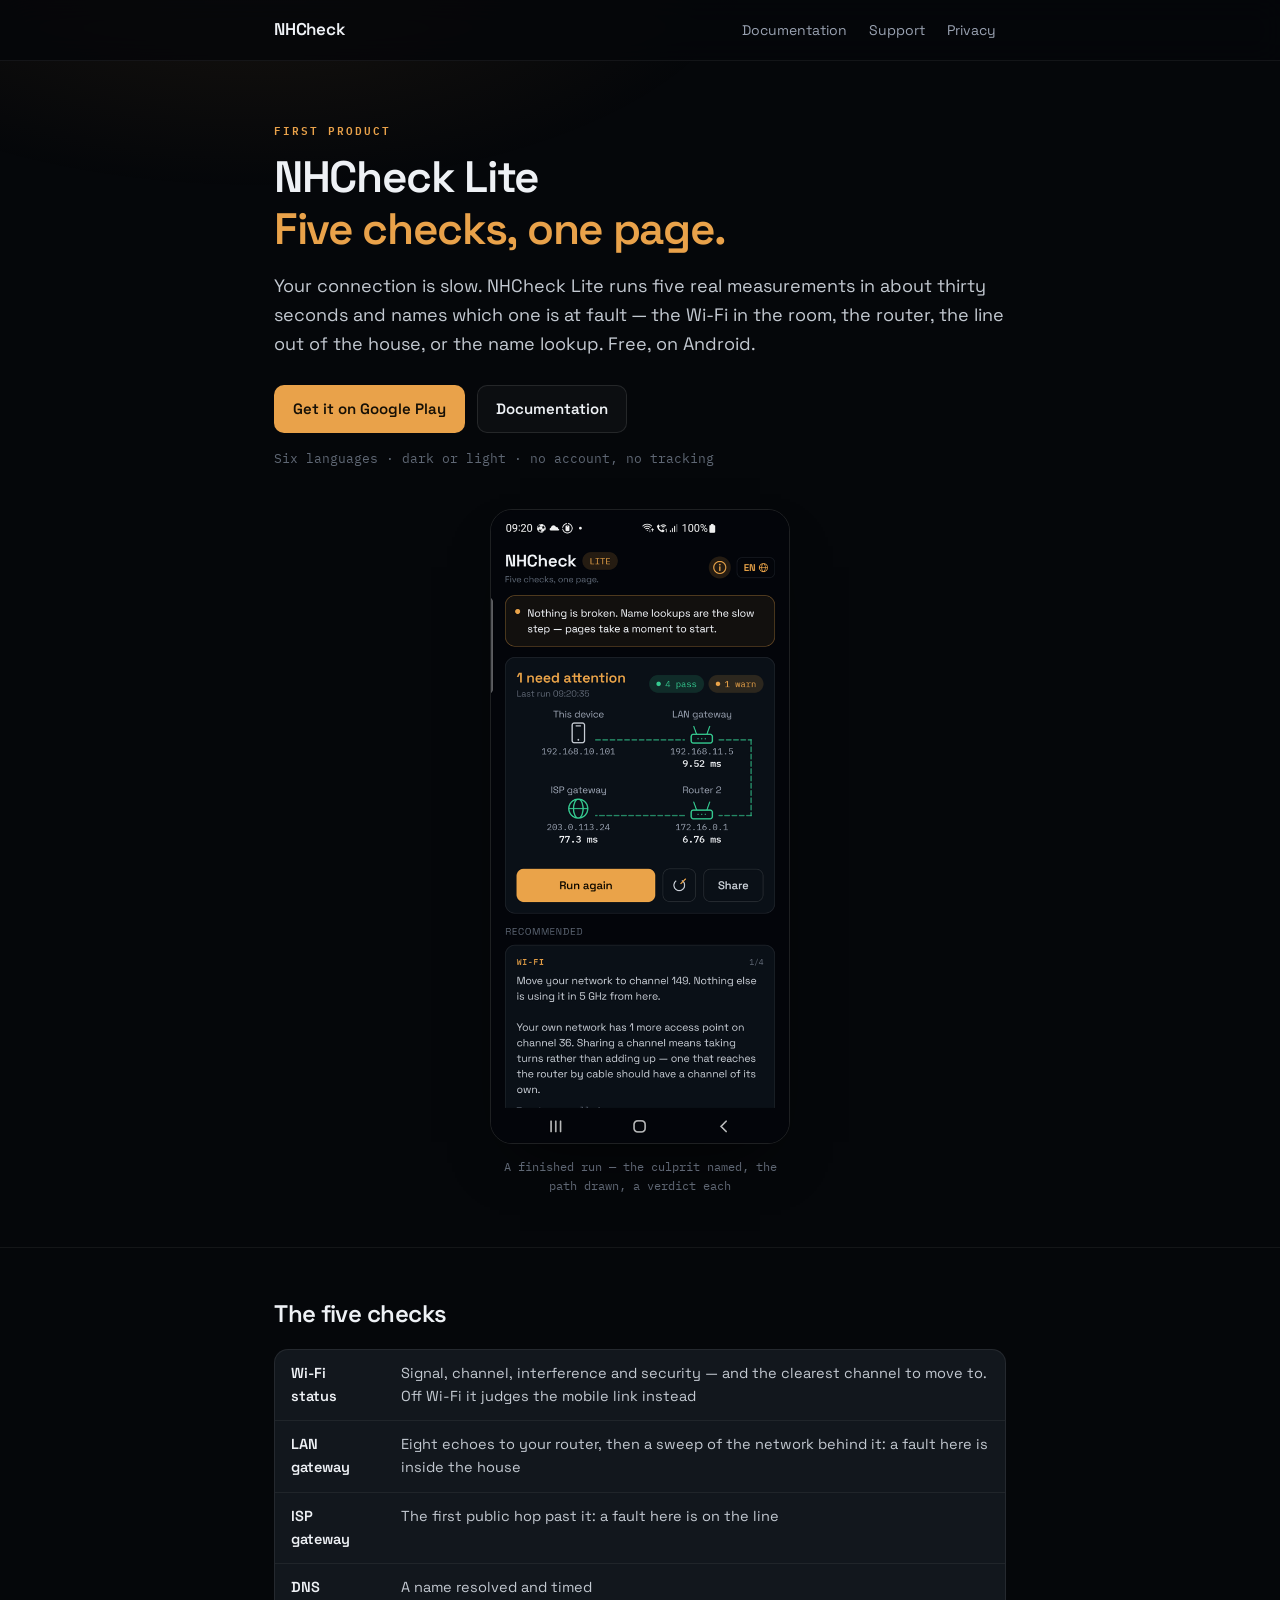
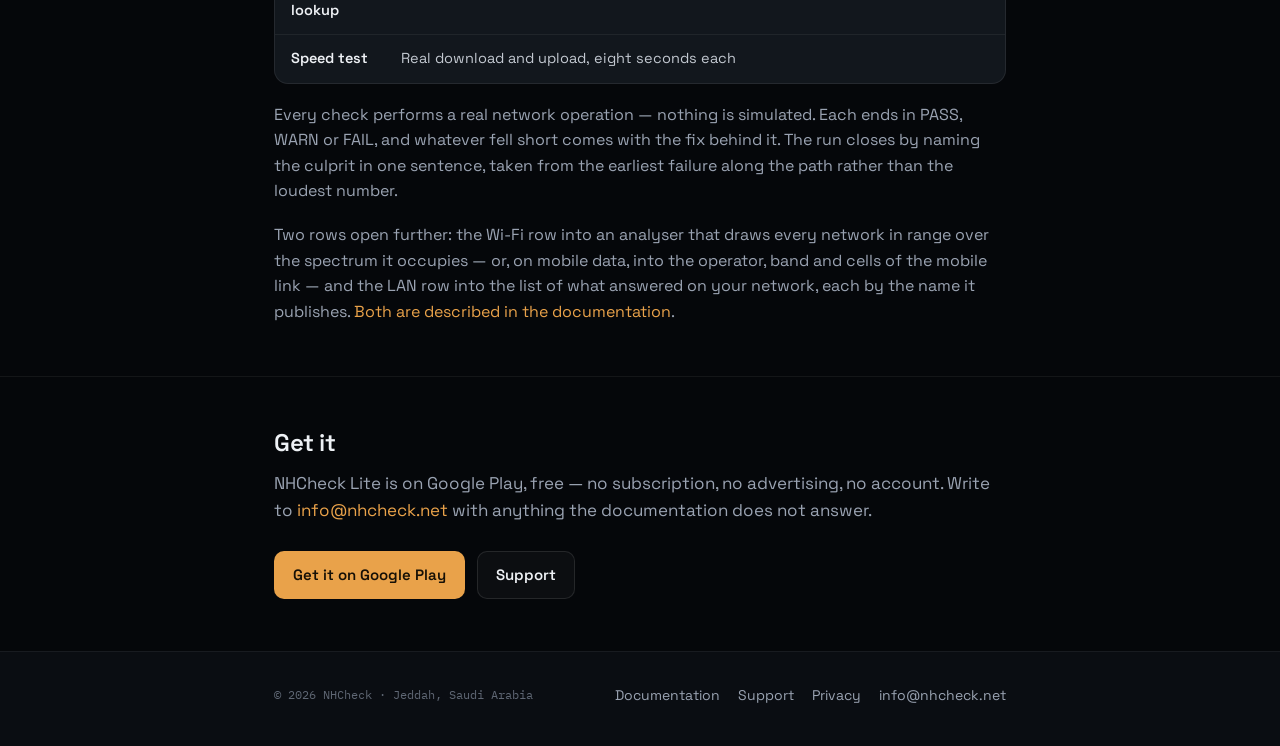
<file: index.html>
<!DOCTYPE html>
<html lang="en">
<head>
<meta charset="UTF-8" />
<meta name="viewport" content="width=device-width, initial-scale=1, viewport-fit=cover" />
<meta name="theme-color" content="#05070a" />
<title>NHCheck</title>
<meta name="description" content="NHCheck makes network diagnostic tools. The first is NHCheck Lite for Android: five real checks, one page, a verdict each — plus a Wi-Fi analyser and a list of what is on your network." />
<link rel="preconnect" href="https://fonts.googleapis.com" />
<link rel="preconnect" href="https://fonts.gstatic.com" crossorigin />
<link href="https://fonts.googleapis.com/css2?family=Space+Grotesk:wght@400;500;600;700&family=IBM+Plex+Mono:wght@400;500;600&display=swap" rel="stylesheet" />
<link rel="stylesheet" href="assets/style.css" />
</head>
<body>

<header class="topbar">
  <div class="shell">
    <a class="brand" href="index.html">NHCheck</a>
    <nav class="nav">
      <a href="docs.html">Documentation</a>
      <a href="support.html">Support</a>
      <a href="privacy.html">Privacy</a>
    </nav>
  </div>
</header>

<main>

<section class="hero">
  <div class="shell">
    <p class="eyebrow">First product</p>
    <h1>NHCheck Lite<br /><span class="accent">Five checks, one page.</span></h1>
    <p class="lede">
      Your connection is slow. NHCheck Lite runs five real measurements in about
      thirty seconds and names which one is at fault — the Wi-Fi in the room, the
      router, the line out of the house, or the name lookup. Free, on Android.
    </p>
    <div class="cta-row">
      <a class="btn btn-primary" href="https://play.google.com/store/apps/details?id=com.nhcheck.lite">Get it on Google Play</a>
      <a class="btn btn-ghost" href="docs.html">Documentation</a>
    </div>
    <p class="hero-note">Six languages · dark or light · no account, no tracking</p>

    <figure class="shot">
      <img src="assets/screenshot-result.png" width="540" height="1147"
           alt="NHCheck Lite after a run: one framed line reading that nothing is broken and name lookups are the slow step; the path from this device through the LAN gateway and a second router out to the ISP gateway, each hop with its measured latency; four passed and one warned; and a recommendation to move the network to channel 149." />
      <figcaption>A finished run — the culprit named, the path drawn, a verdict each</figcaption>
    </figure>
  </div>
</section>

<section id="checks">
  <div class="shell">
    <h2 class="section-title">The five checks</h2>
    <div class="table-wrap" style="margin-top:20px">
      <table>
        <tbody>
          <tr><td><strong>Wi-Fi status</strong></td><td>Signal, channel, interference and security — and the clearest channel to move to. Off Wi-Fi it judges the mobile link instead</td></tr>
          <tr><td><strong>LAN gateway</strong></td><td>Eight echoes to your router, then a sweep of the network behind it: a fault here is inside the house</td></tr>
          <tr><td><strong>ISP gateway</strong></td><td>The first public hop past it: a fault here is on the line</td></tr>
          <tr><td><strong>DNS lookup</strong></td><td>A name resolved and timed</td></tr>
          <tr><td><strong>Speed test</strong></td><td>Real download and upload, eight seconds each</td></tr>
        </tbody>
      </table>
    </div>
    <p style="margin-top:18px;color:var(--text-muted)">
      Every check performs a real network operation — nothing is simulated. Each ends
      in PASS, WARN or FAIL, and whatever fell short comes with the fix behind it. The
      run closes by naming the culprit in one sentence, taken from the earliest failure
      along the path rather than the loudest number.
    </p>
    <p style="margin-top:18px;color:var(--text-muted)">
      Two rows open further: the Wi-Fi row into an analyser that draws every network in
      range over the spectrum it occupies — or, on mobile data, into the operator, band
      and cells of the mobile link — and the LAN row into the list of what answered on
      your network, each by the name it publishes.
      <a href="docs.html">Both are described in the documentation</a>.
    </p>
  </div>
</section>

<section id="get">
  <div class="shell">
    <h2 class="section-title">Get it</h2>
    <p class="lede">
      NHCheck Lite is on Google Play, free — no subscription, no advertising, no
      account. Write to <a href="mailto:info@nhcheck.net">info@nhcheck.net</a> with
      anything the documentation does not answer.
    </p>
    <div class="cta-row">
      <a class="btn btn-primary" href="https://play.google.com/store/apps/details?id=com.nhcheck.lite">Get it on Google Play</a>
      <a class="btn btn-ghost" href="support.html">Support</a>
    </div>
  </div>
</section>

</main>

<footer>
  <div class="shell foot-grid">
    <div class="foot-meta">© 2026 NHCheck · Jeddah, Saudi Arabia</div>
    <div class="foot-links">
      <a href="docs.html">Documentation</a>
      <a href="support.html">Support</a>
      <a href="privacy.html">Privacy</a>
      <a href="mailto:info@nhcheck.net">info@nhcheck.net</a>
    </div>
  </div>
</footer>

</body>
</html>
</file>
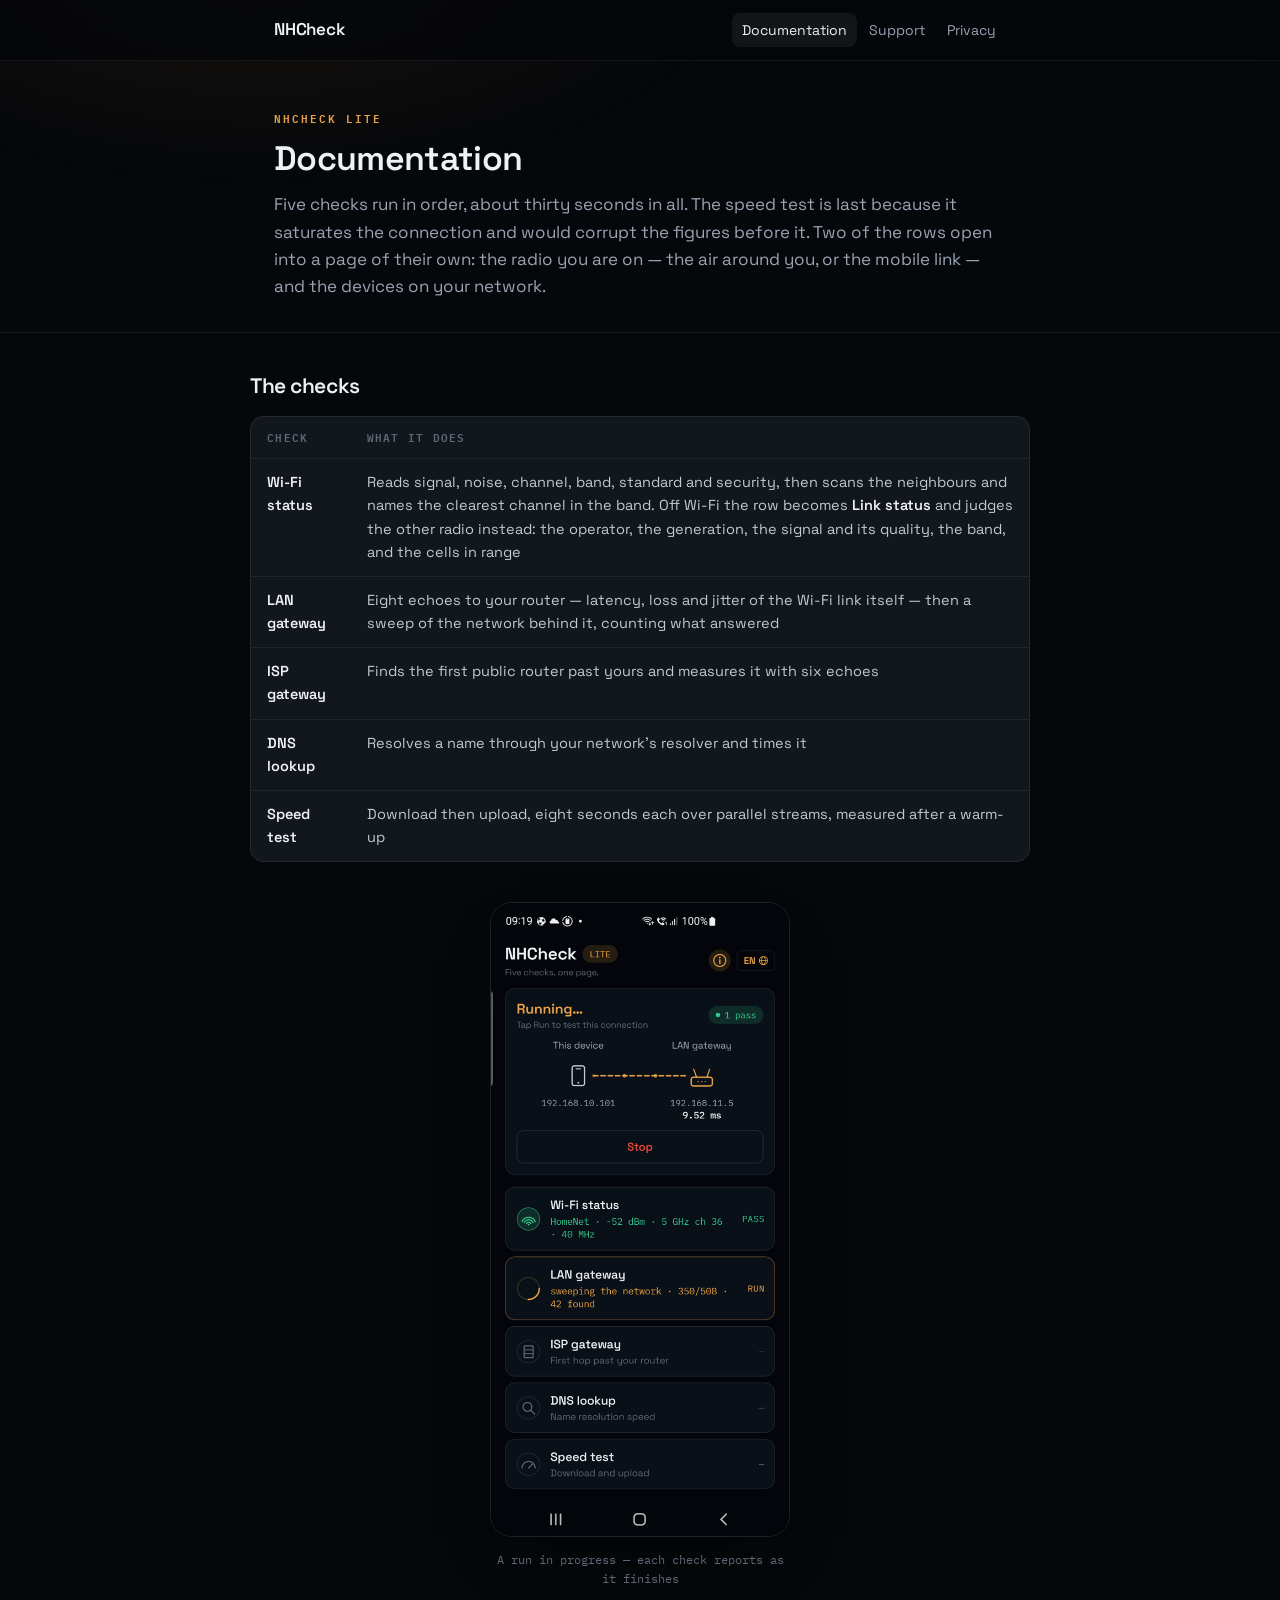
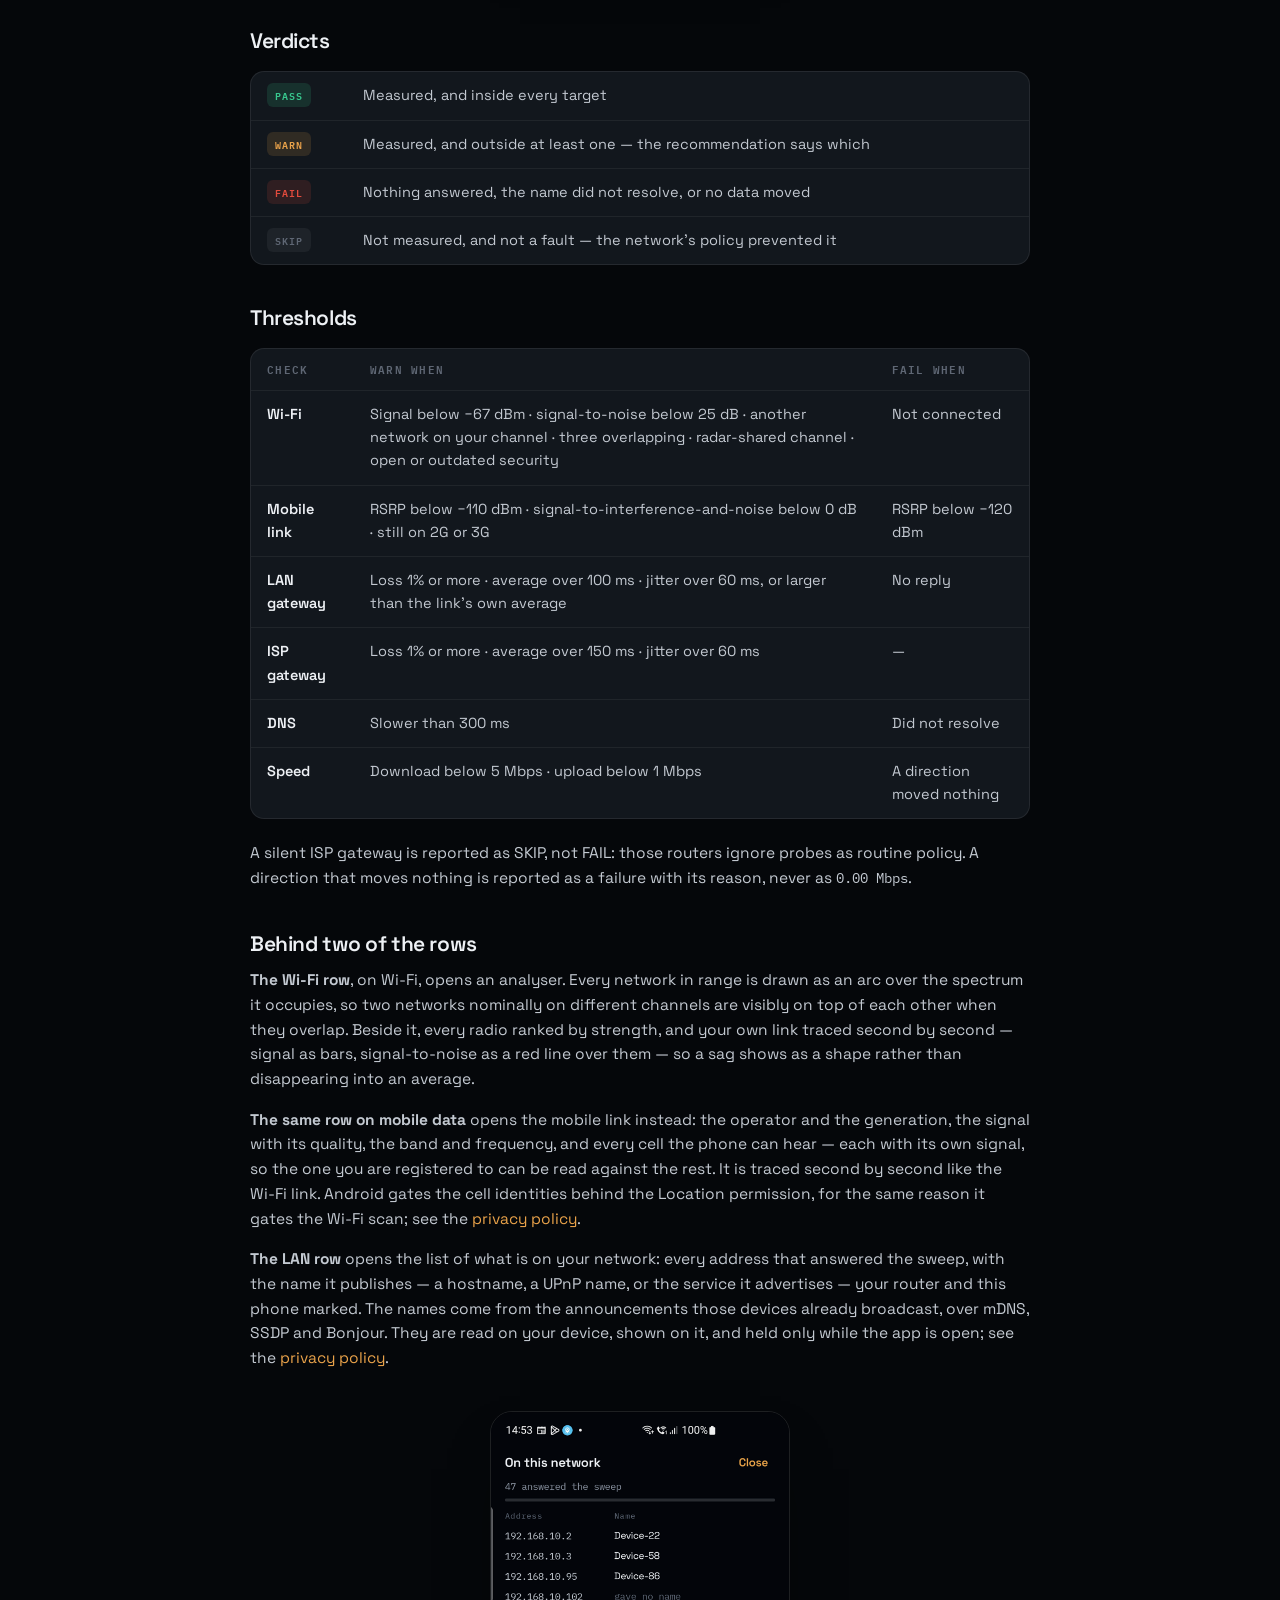
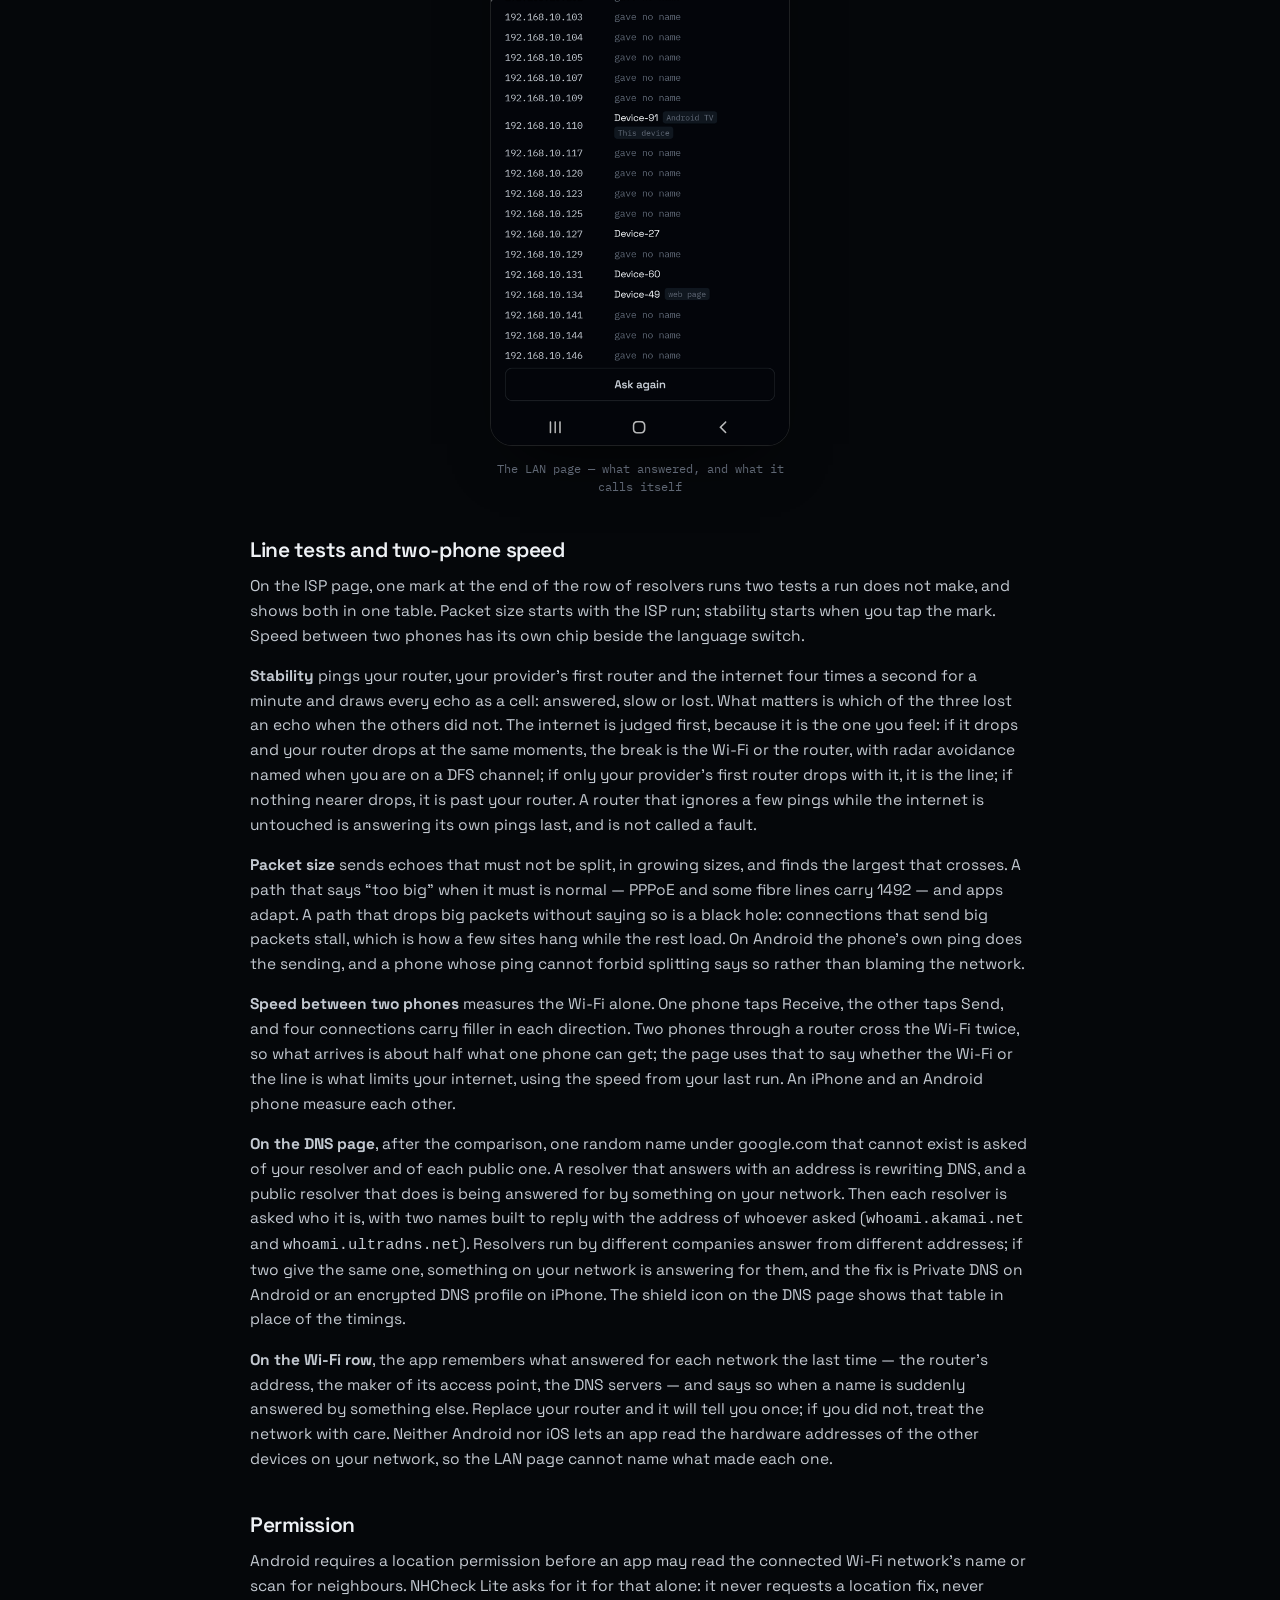
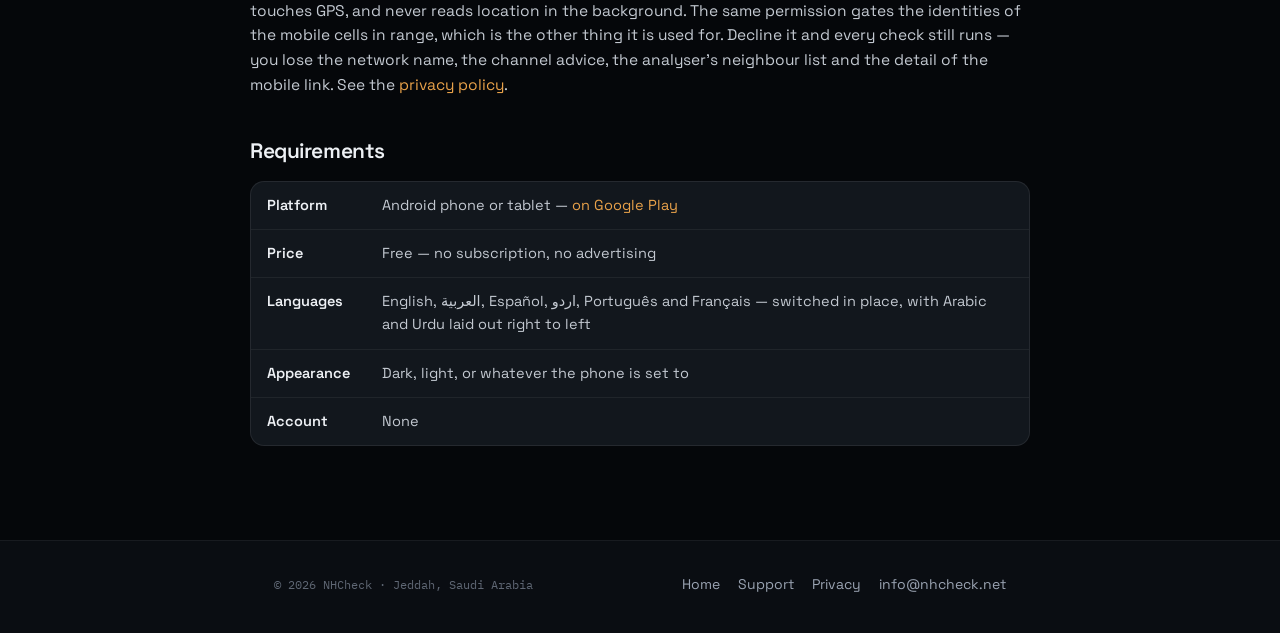
<file: docs.html>
<!DOCTYPE html>
<html lang="en">
<head>
<meta charset="UTF-8" />
<meta name="viewport" content="width=device-width, initial-scale=1, viewport-fit=cover" />
<meta name="theme-color" content="#05070a" />
<title>Documentation — NHCheck</title>
<meta name="description" content="What each of NHCheck Lite's five checks measures, the thresholds behind every verdict, and the Wi-Fi analyser, mobile link and LAN page behind the rows." />
<link rel="preconnect" href="https://fonts.googleapis.com" />
<link rel="preconnect" href="https://fonts.gstatic.com" crossorigin />
<link href="https://fonts.googleapis.com/css2?family=Space+Grotesk:wght@400;500;600;700&family=IBM+Plex+Mono:wght@400;500;600&display=swap" rel="stylesheet" />
<link rel="stylesheet" href="assets/style.css" />
</head>
<body>

<header class="topbar">
  <div class="shell">
    <a class="brand" href="index.html">NHCheck</a>
    <nav class="nav">
      <a href="docs.html" aria-current="page">Documentation</a>
      <a href="support.html">Support</a>
      <a href="privacy.html">Privacy</a>
    </nav>
  </div>
</header>

<div class="page-head">
  <div class="shell">
    <p class="eyebrow">NHCheck Lite</p>
    <h1>Documentation</h1>
    <p class="lede">
      Five checks run in order, about thirty seconds in all. The speed test is last
      because it saturates the connection and would corrupt the figures before it.
      Two of the rows open into a page of their own: the radio you are on — the air
      around you, or the mobile link — and the devices on your network.
    </p>
  </div>
</div>

<div class="shell prose">

  <h2>The checks</h2>
  <div class="table-wrap">
    <table>
      <thead><tr><th>Check</th><th>What it does</th></tr></thead>
      <tbody>
        <tr><td><strong>Wi-Fi status</strong></td><td>Reads signal, noise, channel, band, standard and security, then scans the neighbours and names the clearest channel in the band. Off Wi-Fi the row becomes <strong>Link status</strong> and judges the other radio instead: the operator, the generation, the signal and its quality, the band, and the cells in range</td></tr>
        <tr><td><strong>LAN gateway</strong></td><td>Eight echoes to your router — latency, loss and jitter of the Wi-Fi link itself — then a sweep of the network behind it, counting what answered</td></tr>
        <tr><td><strong>ISP gateway</strong></td><td>Finds the first public router past yours and measures it with six echoes</td></tr>
        <tr><td><strong>DNS lookup</strong></td><td>Resolves a name through your network's resolver and times it</td></tr>
        <tr><td><strong>Speed test</strong></td><td>Download then upload, eight seconds each over parallel streams, measured after a warm-up</td></tr>
      </tbody>
    </table>
  </div>

  <figure class="shot">
    <img src="assets/screenshot-running.png" width="540" height="1147"
         alt="NHCheck Lite mid-run: the path diagram above a Stop button, Wi-Fi status already passed at −52 dBm on 5 GHz channel 36, and the LAN gateway row sweeping the network — 350 of 508 addresses asked, 42 found." />
    <figcaption>A run in progress — each check reports as it finishes</figcaption>
  </figure>

  <h2>Verdicts</h2>
  <div class="table-wrap">
    <table>
      <tbody>
        <tr><td><span class="pill pass">PASS</span></td><td>Measured, and inside every target</td></tr>
        <tr><td><span class="pill warn">WARN</span></td><td>Measured, and outside at least one — the recommendation says which</td></tr>
        <tr><td><span class="pill fail">FAIL</span></td><td>Nothing answered, the name did not resolve, or no data moved</td></tr>
        <tr><td><span class="pill skip">SKIP</span></td><td>Not measured, and not a fault — the network's policy prevented it</td></tr>
      </tbody>
    </table>
  </div>

  <h2>Thresholds</h2>
  <div class="table-wrap">
    <table>
      <thead><tr><th>Check</th><th>WARN when</th><th>FAIL when</th></tr></thead>
      <tbody>
        <tr>
          <td><strong>Wi-Fi</strong></td>
          <td>Signal below −67 dBm · signal-to-noise below 25 dB · another network on your channel · three overlapping · radar-shared channel · open or outdated security</td>
          <td>Not connected</td>
        </tr>
        <tr>
          <td><strong>Mobile link</strong></td>
          <td>RSRP below −110 dBm · signal-to-interference-and-noise below 0 dB · still on 2G or 3G</td>
          <td>RSRP below −120 dBm</td>
        </tr>
        <tr>
          <td><strong>LAN gateway</strong></td>
          <td>Loss 1% or more · average over 100 ms · jitter over 60 ms, or larger than the link's own average</td>
          <td>No reply</td>
        </tr>
        <tr>
          <td><strong>ISP gateway</strong></td>
          <td>Loss 1% or more · average over 150 ms · jitter over 60 ms</td>
          <td>—</td>
        </tr>
        <tr>
          <td><strong>DNS</strong></td>
          <td>Slower than 300 ms</td>
          <td>Did not resolve</td>
        </tr>
        <tr>
          <td><strong>Speed</strong></td>
          <td>Download below 5 Mbps · upload below 1 Mbps</td>
          <td>A direction moved nothing</td>
        </tr>
      </tbody>
    </table>
  </div>

  <p>
    A silent ISP gateway is reported as SKIP, not FAIL: those routers ignore probes as
    routine policy. A direction that moves nothing is reported as a failure with its
    reason, never as <span class="mono">0.00 Mbps</span>.
  </p>

  <h2>Behind two of the rows</h2>
  <p>
    <strong>The Wi-Fi row</strong>, on Wi-Fi, opens an analyser. Every network in range is drawn
    as an arc over the spectrum it occupies, so two networks nominally on different
    channels are visibly on top of each other when they overlap. Beside it, every radio
    ranked by strength, and your own link traced second by second — signal as bars,
    signal-to-noise as a red line over them — so a sag shows as a shape rather than
    disappearing into an average.
  </p>
  <p>
    <strong>The same row on mobile data</strong> opens the mobile link instead: the
    operator and the generation, the signal with its quality, the band and frequency,
    and every cell the phone can hear — each with its own signal, so the one you are
    registered to can be read against the rest. It is traced second by second like the
    Wi-Fi link. Android gates the cell identities behind the Location permission, for
    the same reason it gates the Wi-Fi scan; see the
    <a href="privacy.html">privacy policy</a>.
  </p>
  <p>
    <strong>The LAN row</strong> opens the list of what is on your network: every
    address that answered the sweep, with the name it publishes — a hostname, a UPnP
    name, or the service it advertises — your router and this phone marked. The names
    come from the announcements those devices already broadcast, over mDNS, SSDP and
    Bonjour. They are read on your device, shown on it, and held only while the app is
    open; see the <a href="privacy.html">privacy policy</a>.
  </p>

  <figure class="shot">
    <img src="assets/screenshot-lan.png" width="540" height="1147"
         alt="The LAN page: 47 answered the sweep, listed by address — some naming themselves, others marked as having given no name, one tagged Android TV and This device, another tagged web page — above an Ask again button." />
    <figcaption>The LAN page — what answered, and what it calls itself</figcaption>
  </figure>

  <h2>Line tests and two-phone speed</h2>
  <p>
    On the ISP page, one mark at the end of the row of resolvers runs two tests a run does
    not make, and shows both in one table. Packet size starts with the ISP run; stability
    starts when you tap the mark. Speed between two phones has its own chip beside the
    language switch.
  </p>
  <p>
    <strong>Stability</strong> pings your router, your provider&rsquo;s first router and the
    internet four times a second for a minute and draws every echo as a cell: answered, slow
    or lost. What matters is which of the three lost an echo when the others did not. The
    internet is judged first, because it is the one you feel: if it drops and your router drops
    at the same moments, the break is the Wi-Fi or the router, with radar avoidance named when
    you are on a DFS channel; if only your provider&rsquo;s first router drops with it, it is the
    line; if nothing nearer drops, it is past your router. A router that ignores a few pings
    while the internet is untouched is answering its own pings last, and is not called a fault.
  </p>
  <p>
    <strong>Packet size</strong> sends echoes that must not be split, in growing sizes, and
    finds the largest that crosses. A path that says &ldquo;too big&rdquo; when it must is
    normal &mdash; PPPoE and some fibre lines carry 1492 &mdash; and apps adapt. A path that
    drops big packets without saying so is a black hole: connections that send big packets
    stall, which is how a few sites hang while the rest load. On Android the phone&rsquo;s own
    ping does the sending, and a phone whose ping cannot forbid splitting says so rather than
    blaming the network.
  </p>
  <p>
    <strong>Speed between two phones</strong> measures the Wi-Fi alone. One phone taps Receive,
    the other taps Send, and four connections carry filler in each direction. Two phones through
    a router cross the Wi-Fi twice, so what arrives is about half what one phone can get; the
    page uses that to say whether the Wi-Fi or the line is what limits your internet, using the
    speed from your last run. An iPhone and an Android phone measure each other.
  </p>
  <p>
    <strong>On the DNS page</strong>, after the comparison, one random name under google.com
    that cannot exist is asked of your resolver and of each public one. A resolver that answers
    with an address is rewriting DNS, and a public resolver that does is being answered for by
    something on your network. Then each resolver is asked who it is, with two names built to
    reply with the address of whoever asked (<code>whoami.akamai.net</code> and
    <code>whoami.ultradns.net</code>). Resolvers run by different companies answer from different
    addresses; if two give the same one, something on your network is answering for them, and
    the fix is Private DNS on Android or an encrypted DNS profile on iPhone. The shield icon on
    the DNS page shows that table in place of the timings.
  </p>
  <p>
    <strong>On the Wi-Fi row</strong>, the app remembers what answered for each network the last
    time &mdash; the router&rsquo;s address, the maker of its access point, the DNS servers &mdash;
    and says so when a name is suddenly answered by something else. Replace your router and it
    will tell you once; if you did not, treat the network with care. Neither Android nor iOS
    lets an app read the hardware addresses of the other devices on your network, so the LAN
    page cannot name what made each one.
  </p>

  <h2>Permission</h2>
  <p>
    Android requires a location permission before an app may read the connected Wi-Fi
    network's name or scan for neighbours. NHCheck Lite asks for it for that alone: it
    never requests a location fix, never touches GPS, and never reads location in the
    background. The same permission gates the identities of the mobile cells in range,
    which is the other thing it is used for. Decline it and every check still runs —
    you lose the network name, the channel advice, the analyser's neighbour list and
    the detail of the mobile link. See the <a href="privacy.html">privacy policy</a>.
  </p>

  <h2>Requirements</h2>
  <div class="table-wrap">
    <table>
      <tbody>
        <tr><td><strong>Platform</strong></td><td>Android phone or tablet — <a href="https://play.google.com/store/apps/details?id=com.nhcheck.lite">on Google Play</a></td></tr>
        <tr><td><strong>Price</strong></td><td>Free — no subscription, no advertising</td></tr>
        <tr><td><strong>Languages</strong></td><td>English, العربية, Español, اردو, Português and Français — switched in place, with Arabic and Urdu laid out right to left</td></tr>
        <tr><td><strong>Appearance</strong></td><td>Dark, light, or whatever the phone is set to</td></tr>
        <tr><td><strong>Account</strong></td><td>None</td></tr>
      </tbody>
    </table>
  </div>
</div>

<footer>
  <div class="shell foot-grid">
    <div class="foot-meta">© 2026 NHCheck · Jeddah, Saudi Arabia</div>
    <div class="foot-links">
      <a href="index.html">Home</a>
      <a href="support.html">Support</a>
      <a href="privacy.html">Privacy</a>
      <a href="mailto:info@nhcheck.net">info@nhcheck.net</a>
    </div>
  </div>
</footer>

</body>
</html>
</file>
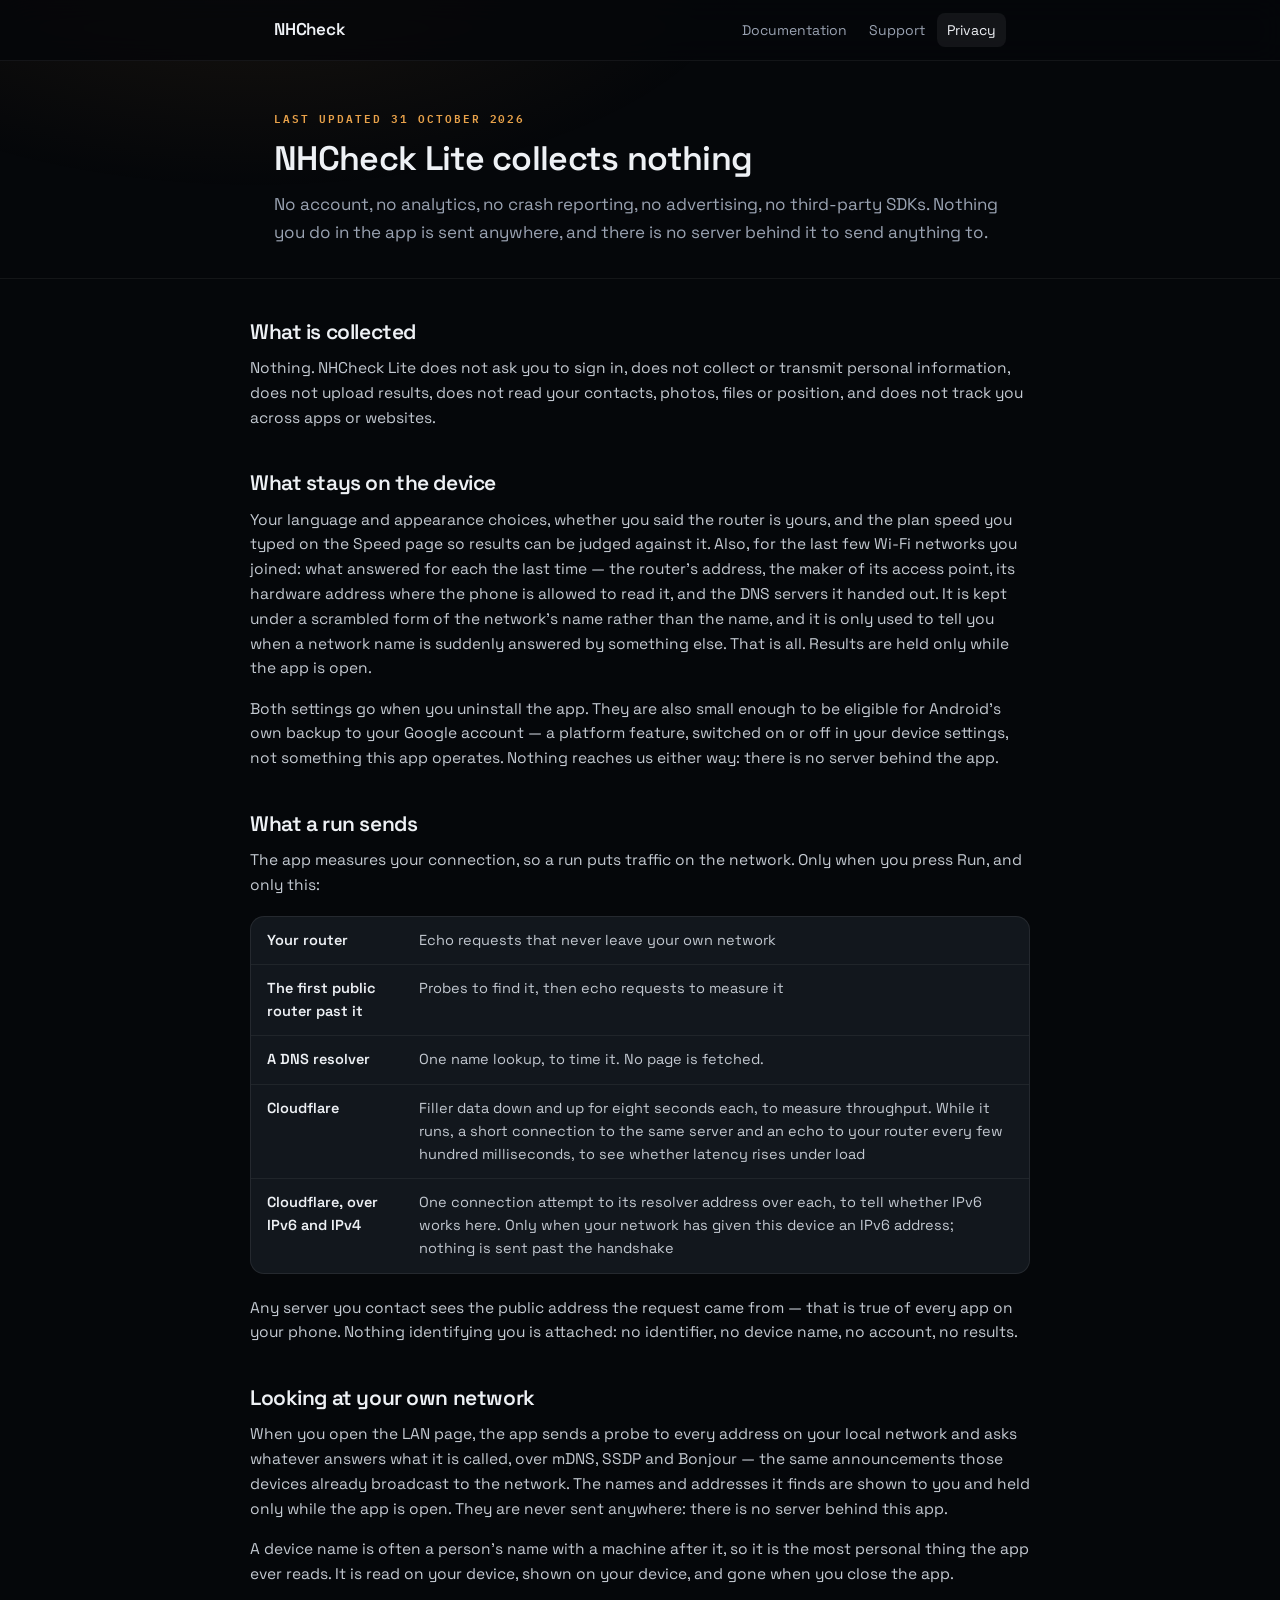
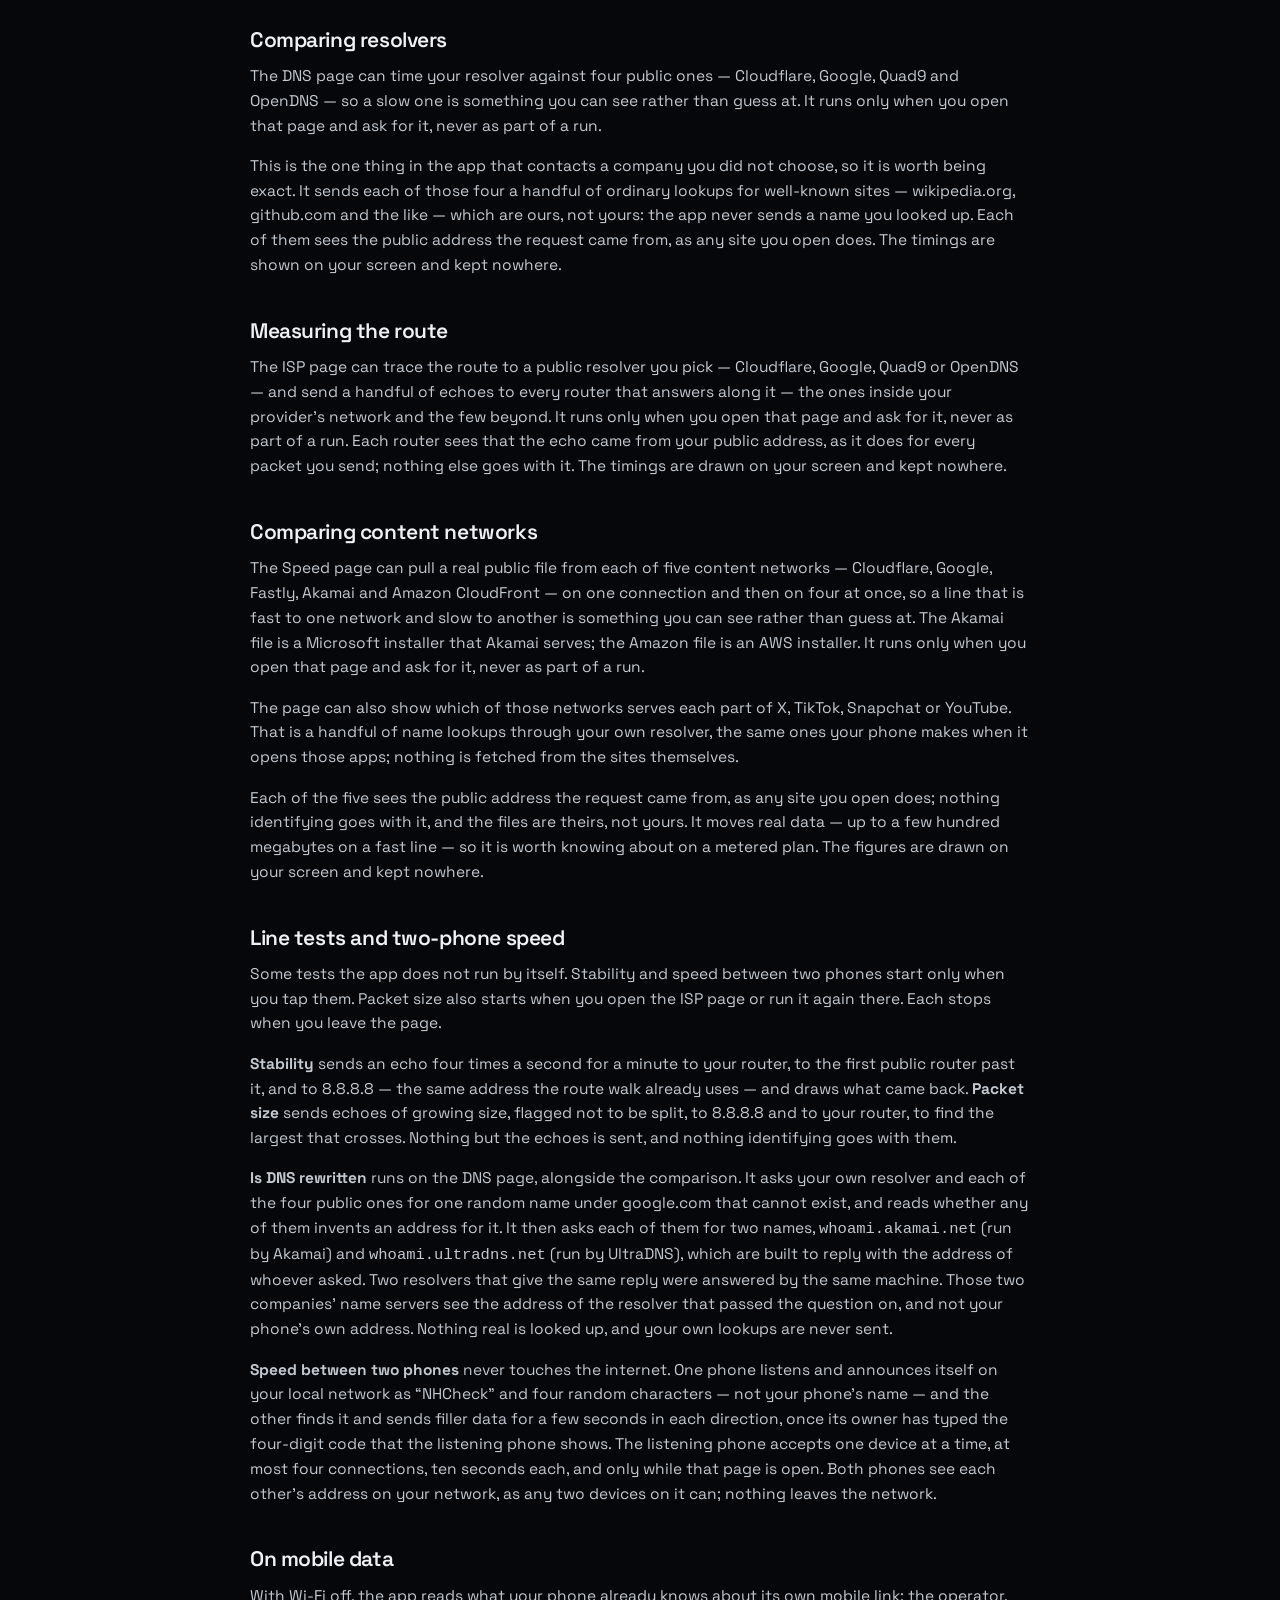
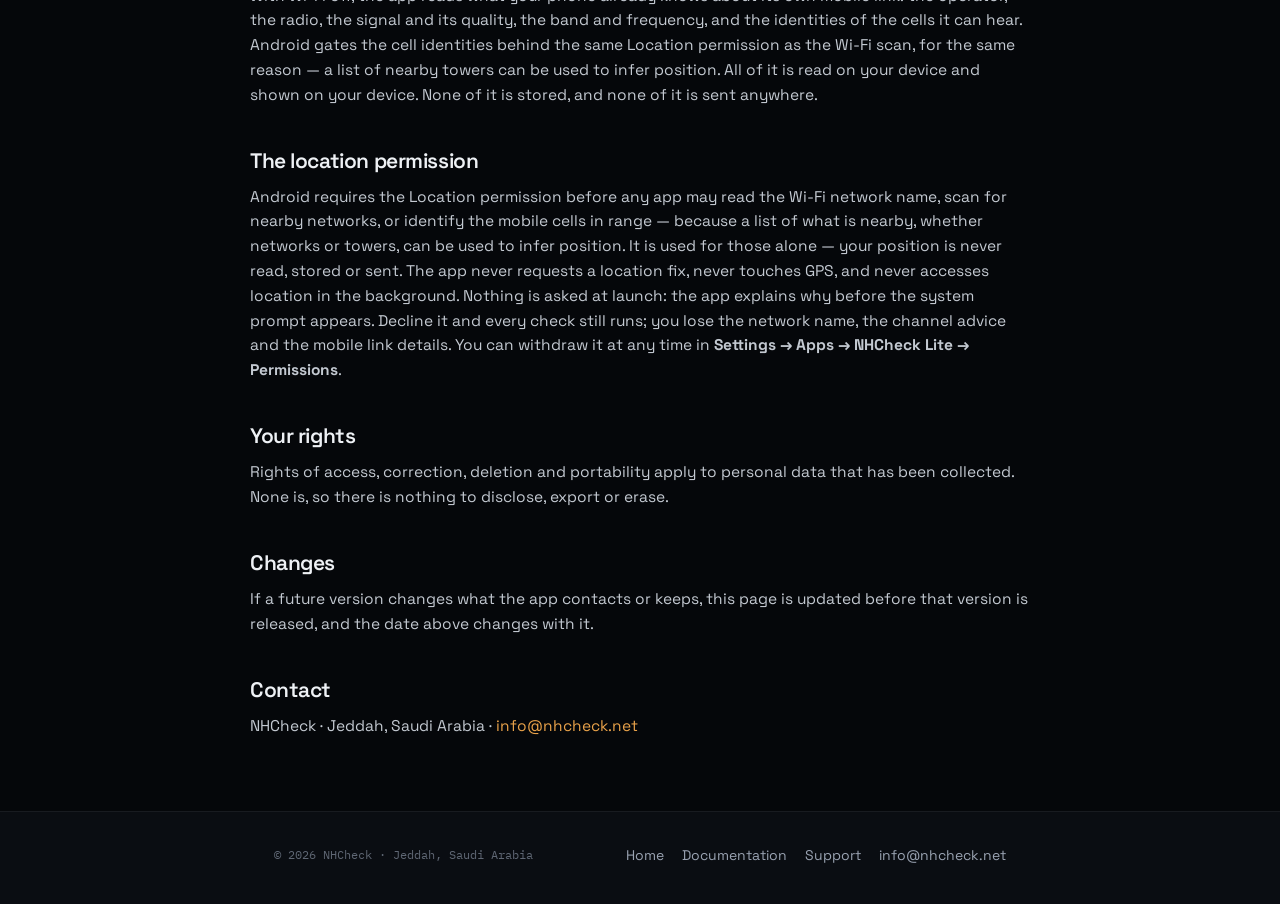
<file: privacy.html>
<!DOCTYPE html>
<html lang="en">
<head>
<meta charset="UTF-8" />
<meta name="viewport" content="width=device-width, initial-scale=1, viewport-fit=cover" />
<meta name="theme-color" content="#05070a" />
<title>Privacy — NHCheck</title>
<meta name="description" content="NHCheck Lite collects nothing: no account, no analytics, no tracking. What a run contacts, what the LAN page reads on your own network, and why Android asks for a location permission." />
<link rel="preconnect" href="https://fonts.googleapis.com" />
<link rel="preconnect" href="https://fonts.gstatic.com" crossorigin />
<link href="https://fonts.googleapis.com/css2?family=Space+Grotesk:wght@400;500;600;700&family=IBM+Plex+Mono:wght@400;500;600&display=swap" rel="stylesheet" />
<link rel="stylesheet" href="assets/style.css" />
</head>
<body>

<header class="topbar">
  <div class="shell">
    <a class="brand" href="index.html">NHCheck</a>
    <nav class="nav">
      <a href="docs.html">Documentation</a>
      <a href="support.html">Support</a>
      <a href="privacy.html" aria-current="page">Privacy</a>
    </nav>
  </div>
</header>

<div class="page-head">
  <div class="shell">
    <p class="eyebrow">Last updated 31 October 2026</p>
    <h1>NHCheck Lite collects nothing</h1>
    <p class="lede">
      No account, no analytics, no crash reporting, no advertising, no third-party
      SDKs. Nothing you do in the app is sent anywhere, and there is no server behind
      it to send anything to.
    </p>
  </div>
</div>

<div class="shell prose">

  <h2>What is collected</h2>
  <p>Nothing. NHCheck Lite does not ask you to sign in, does not collect or transmit
  personal information, does not upload results, does not read your contacts, photos,
  files or position, and does not track you across apps or websites.</p>

  <h2>What stays on the device</h2>
  <p>
    Your language and appearance choices, whether you said the router is yours, and
    the plan speed you typed on the Speed page so results can be judged against it.
    Also, for the last few Wi-Fi networks you joined: what answered for each the last
    time &mdash; the router&rsquo;s address, the maker of its access point, its hardware
    address where the phone is allowed to read it, and the DNS servers it handed out.
    It is kept under a scrambled form of the network&rsquo;s name rather than the name,
    and it is only used to tell you when a network name is suddenly answered by something
    else. That is all. Results are held only while the app is open.
  </p>
  <p>
    Both settings go when you uninstall the app. They are also small enough to be
    eligible for Android's own backup to your Google account — a platform feature,
    switched on or off in your device settings, not something this app operates.
    Nothing reaches us either way: there is no server behind the app.
  </p>

  <h2>What a run sends</h2>
  <p>The app measures your connection, so a run puts traffic on the network. Only when
  you press Run, and only this:</p>
  <div class="table-wrap">
    <table>
      <tbody>
        <tr><td><strong>Your router</strong></td><td>Echo requests that never leave your own network</td></tr>
        <tr><td><strong>The first public router past it</strong></td><td>Probes to find it, then echo requests to measure it</td></tr>
        <tr><td><strong>A DNS resolver</strong></td><td>One name lookup, to time it. No page is fetched.</td></tr>
        <tr><td><strong>Cloudflare</strong></td><td>Filler data down and up for eight seconds each, to measure throughput. While it runs, a short connection to the same server and an echo to your router every few hundred milliseconds, to see whether latency rises under load</td></tr>
        <tr><td><strong>Cloudflare, over IPv6 and IPv4</strong></td><td>One connection attempt to its resolver address over each, to tell whether IPv6 works here. Only when your network has given this device an IPv6 address; nothing is sent past the handshake</td></tr>
      </tbody>
    </table>
  </div>
  <p>
    Any server you contact sees the public address the request came from — that is true
    of every app on your phone. Nothing identifying you is attached: no identifier, no
    device name, no account, no results.
  </p>

  <h2>Looking at your own network</h2>
  <p>
    When you open the LAN page, the app sends a probe to every address on your local
    network and asks whatever answers what it is called, over mDNS, SSDP and Bonjour —
    the same announcements those devices already broadcast to the network. The names
    and addresses it finds are shown to you and held only while the app is open. They
    are never sent anywhere: there is no server behind this app.
  </p>
  <p>
    A device name is often a person's name with a machine after it, so it is the most
    personal thing the app ever reads. It is read on your device, shown on your device,
    and gone when you close the app.
  </p>

  <h2>Comparing resolvers</h2>
  <p>
    The DNS page can time your resolver against four public ones — Cloudflare,
    Google, Quad9 and OpenDNS — so a slow one is something you can see rather
    than guess at. It runs only when you open that page and ask for it, never
    as part of a run.
  </p>
  <p>
    This is the one thing in the app that contacts a company you did not
    choose, so it is worth being exact. It sends each of those four a handful
    of ordinary lookups for well-known sites — wikipedia.org, github.com and
    the like — which are ours, not yours: the app never sends a name you
    looked up. Each of them sees the public address the request came from, as
    any site you open does. The timings are shown on your screen and kept
    nowhere.
  </p>

  <h2>Measuring the route</h2>
  <p>
    The ISP page can trace the route to a public resolver you pick &mdash; Cloudflare,
    Google, Quad9 or OpenDNS &mdash; and send a handful of echoes to every router that
    answers along it &mdash; the ones inside your provider&rsquo;s
    network and the few beyond. It runs only when you open that page and ask for it,
    never as part of a run. Each router sees that the echo came from your public
    address, as it does for every packet you send; nothing else goes with it. The
    timings are drawn on your screen and kept nowhere.
  </p>

  <h2>Comparing content networks</h2>
  <p>
    The Speed page can pull a real public file from each of five content networks
    &mdash; Cloudflare, Google, Fastly, Akamai and Amazon CloudFront &mdash; on one
    connection and then on four at once, so a line that is fast to one network and slow
    to another is something you can see rather than guess at. The Akamai file is a
    Microsoft installer that Akamai serves; the Amazon file is an AWS installer. It runs
    only when you open that page and ask for it, never as part of a run.
  </p>
  <p>
    The page can also show which of those networks serves each part of X, TikTok,
    Snapchat or YouTube. That is a handful of name lookups through your own resolver,
    the same ones your phone makes when it opens those apps; nothing is fetched from
    the sites themselves.
  </p>
  <p>
    Each of the five sees the public address the request came from, as any site you
    open does; nothing identifying goes with it, and the files are theirs, not yours.
    It moves real data &mdash; up to a few hundred megabytes on a fast line &mdash; so
    it is worth knowing about on a metered plan. The figures are drawn on your screen
    and kept nowhere.
  </p>

  <h2>Line tests and two-phone speed</h2>
  <p>
    Some tests the app does not run by itself. Stability and speed between two phones start
    only when you tap them. Packet size also starts when you open the ISP page or run it
    again there. Each stops when you leave the page.
  </p>
  <p>
    <strong>Stability</strong> sends an echo four times a second for a minute to your
    router, to the first public router past it, and to 8.8.8.8 &mdash; the same address
    the route walk already uses &mdash; and draws what came back.
    <strong>Packet size</strong> sends echoes of growing size, flagged not to be split, to
    8.8.8.8 and to your router, to find the largest that crosses. Nothing but the echoes
    is sent, and nothing identifying goes with them.
  </p>
  <p>
    <strong>Is DNS rewritten</strong> runs on the DNS page, alongside the comparison. It
    asks your own resolver and each of the four public ones for one random name under
    google.com that cannot exist, and reads whether any of them invents an address for it.
    It then asks each of them for two names, <code>whoami.akamai.net</code> (run by Akamai)
    and <code>whoami.ultradns.net</code> (run by UltraDNS), which are built to reply with the
    address of whoever asked. Two resolvers that give the same reply were answered by the
    same machine. Those two companies&rsquo; name servers see the address of the resolver
    that passed the question on, and not your phone&rsquo;s own address. Nothing real is
    looked up, and your own lookups are never sent.
  </p>
  <p>
    <strong>Speed between two phones</strong> never touches the internet. One phone listens
    and announces itself on your local network as &ldquo;NHCheck&rdquo; and four random
    characters &mdash; not your phone&rsquo;s name &mdash; and the other finds it and sends
    filler data for a few seconds in each direction, once its owner has typed the four-digit
    code that the listening phone shows. The listening phone accepts one device at a time, at
    most four connections, ten seconds each, and only while that page is open.
    Both phones see each other&rsquo;s address on your network, as any two devices on it
    can; nothing leaves the network.
  </p>

  <h2>On mobile data</h2>
  <p>
    With Wi-Fi off, the app reads what your phone already knows about its own mobile
    link: the operator, the radio, the signal and its quality, the band and frequency,
    and the identities of the cells it can hear. Android gates the cell identities
    behind the same Location permission as the Wi-Fi scan, for the same reason — a list
    of nearby towers can be used to infer position. All of it is read on your device
    and shown on your device. None of it is stored, and none of it is sent anywhere.
  </p>

  <h2>The location permission</h2>
  <p>
    Android requires the Location permission before any app may read the Wi-Fi network
    name, scan for nearby networks, or identify the mobile cells in range — because a
    list of what is nearby, whether networks or towers, can be used to infer position.
    It is used for those alone — your position is never read, stored or sent. The app
    never requests a location fix, never touches GPS, and never accesses location in
    the background. Nothing is asked at launch: the app explains why before the system
    prompt appears. Decline it and every check still runs; you lose the network name,
    the channel advice and the mobile link details. You can withdraw it at any time in
    <strong>Settings → Apps → NHCheck Lite → Permissions</strong>.
  </p>

  <h2>Your rights</h2>
  <p>
    Rights of access, correction, deletion and portability apply to personal data that
    has been collected. None is, so there is nothing to disclose, export or erase.
  </p>

  <h2>Changes</h2>
  <p>
    If a future version changes what the app contacts or keeps, this page is updated
    before that version is released, and the date above changes with it.
  </p>

  <h2>Contact</h2>
  <p>
    NHCheck · Jeddah, Saudi Arabia ·
    <a href="mailto:info@nhcheck.net">info@nhcheck.net</a>
  </p>

</div>

<footer>
  <div class="shell foot-grid">
    <div class="foot-meta">© 2026 NHCheck · Jeddah, Saudi Arabia</div>
    <div class="foot-links">
      <a href="index.html">Home</a>
      <a href="docs.html">Documentation</a>
      <a href="support.html">Support</a>
      <a href="mailto:info@nhcheck.net">info@nhcheck.net</a>
    </div>
  </div>
</footer>

</body>
</html>
</file>
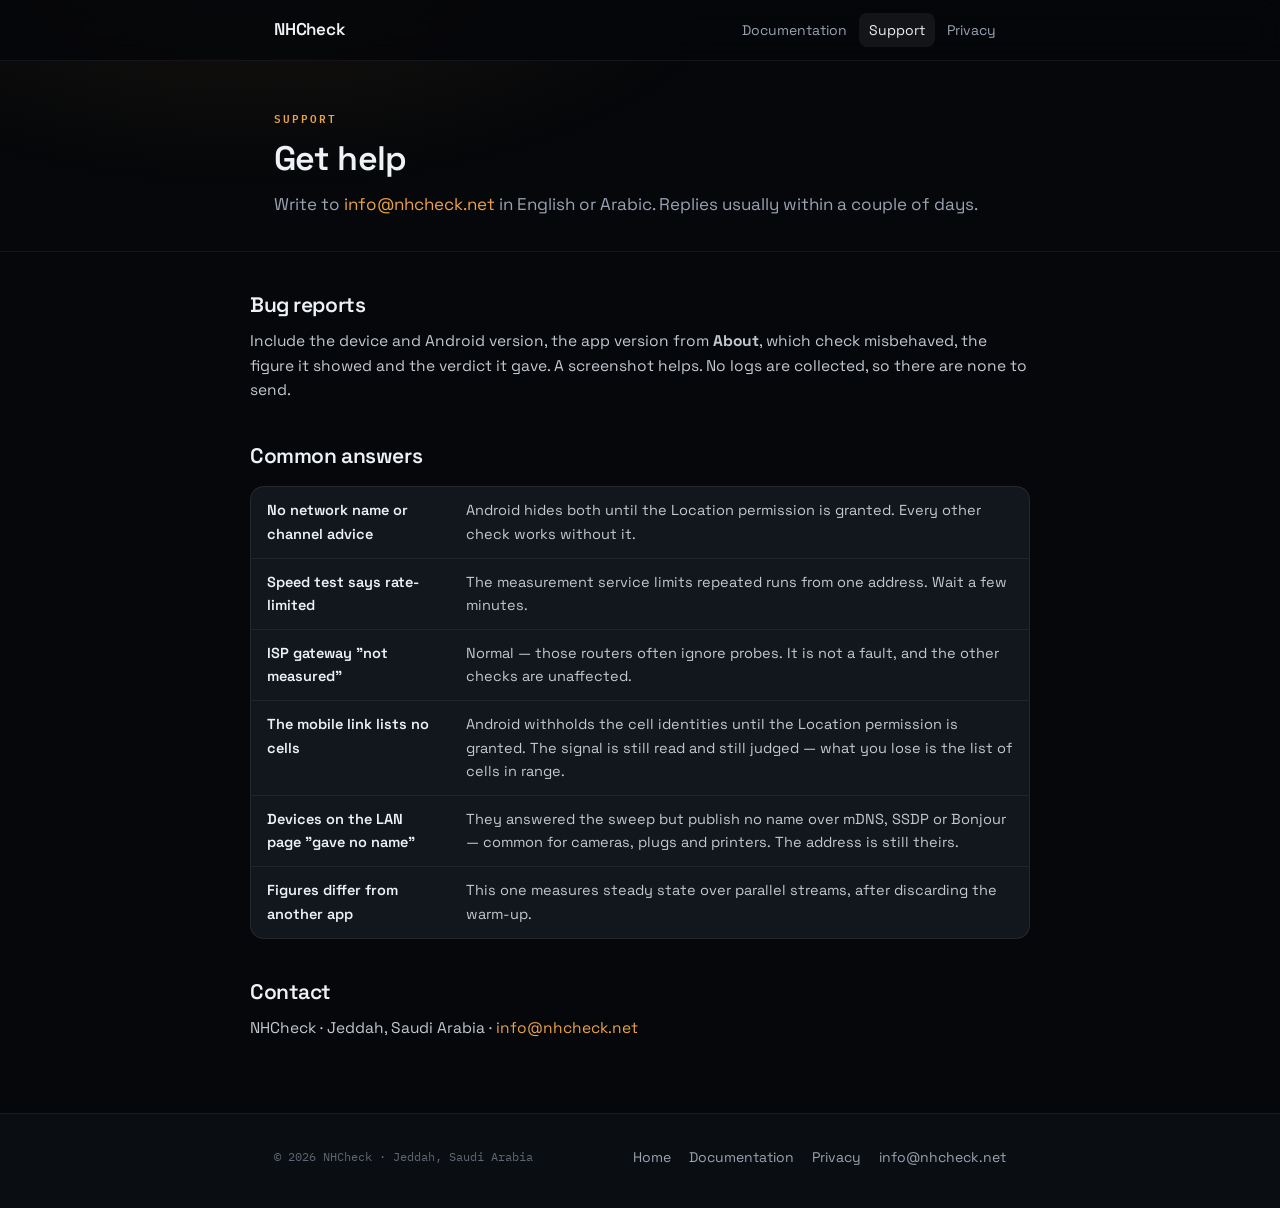
<file: support.html>
<!DOCTYPE html>
<html lang="en">
<head>
<meta charset="UTF-8" />
<meta name="viewport" content="width=device-width, initial-scale=1, viewport-fit=cover" />
<meta name="theme-color" content="#05070a" />
<title>Support — NHCheck</title>
<meta name="description" content="Support for NHCheck Lite: how to get in touch and what to include in a bug report." />
<link rel="preconnect" href="https://fonts.googleapis.com" />
<link rel="preconnect" href="https://fonts.gstatic.com" crossorigin />
<link href="https://fonts.googleapis.com/css2?family=Space+Grotesk:wght@400;500;600;700&family=IBM+Plex+Mono:wght@400;500;600&display=swap" rel="stylesheet" />
<link rel="stylesheet" href="assets/style.css" />
</head>
<body>

<header class="topbar">
  <div class="shell">
    <a class="brand" href="index.html">NHCheck</a>
    <nav class="nav">
      <a href="docs.html">Documentation</a>
      <a href="support.html" aria-current="page">Support</a>
      <a href="privacy.html">Privacy</a>
    </nav>
  </div>
</header>

<div class="page-head">
  <div class="shell">
    <p class="eyebrow">Support</p>
    <h1>Get help</h1>
    <p class="lede">
      Write to <a href="mailto:info@nhcheck.net">info@nhcheck.net</a> in English or
      Arabic. Replies usually within a couple of days.
    </p>
  </div>
</div>

<div class="shell prose">

  <h2>Bug reports</h2>
  <p>
    Include the device and Android version, the app version from <strong>About</strong>,
    which check misbehaved, the figure it showed and the verdict it gave. A screenshot
    helps. No logs are collected, so there are none to send.
  </p>

  <h2>Common answers</h2>
  <div class="table-wrap">
    <table>
      <tbody>
        <tr>
          <td><strong>No network name or channel advice</strong></td>
          <td>Android hides both until the Location permission is granted. Every other check works without it.</td>
        </tr>
        <tr>
          <td><strong>Speed test says rate-limited</strong></td>
          <td>The measurement service limits repeated runs from one address. Wait a few minutes.</td>
        </tr>
        <tr>
          <td><strong>ISP gateway "not measured"</strong></td>
          <td>Normal — those routers often ignore probes. It is not a fault, and the other checks are unaffected.</td>
        </tr>
        <tr>
          <td><strong>The mobile link lists no cells</strong></td>
          <td>Android withholds the cell identities until the Location permission is granted. The signal is still read and still judged — what you lose is the list of cells in range.</td>
        </tr>
        <tr>
          <td><strong>Devices on the LAN page "gave no name"</strong></td>
          <td>They answered the sweep but publish no name over mDNS, SSDP or Bonjour — common for cameras, plugs and printers. The address is still theirs.</td>
        </tr>
        <tr>
          <td><strong>Figures differ from another app</strong></td>
          <td>This one measures steady state over parallel streams, after discarding the warm-up.</td>
        </tr>
      </tbody>
    </table>
  </div>

  <h2>Contact</h2>
  <p>
    NHCheck · Jeddah, Saudi Arabia ·
    <a href="mailto:info@nhcheck.net">info@nhcheck.net</a>
  </p>

</div>

<footer>
  <div class="shell foot-grid">
    <div class="foot-meta">© 2026 NHCheck · Jeddah, Saudi Arabia</div>
    <div class="foot-links">
      <a href="index.html">Home</a>
      <a href="docs.html">Documentation</a>
      <a href="privacy.html">Privacy</a>
      <a href="mailto:info@nhcheck.net">info@nhcheck.net</a>
    </div>
  </div>
</footer>

</body>
</html>
</file>
<file: assets/style.css>
/* NHCheck — "Network-Ops Dark", the app's own tokens. */

:root {
  --bg-deep: #05070a;
  --bg-app: #0a0d12;
  --card: #12171d;
  --input: #171d24;

  --border: rgba(255, 255, 255, 0.08);
  --border-strong: rgba(255, 255, 255, 0.10);
  --divider: rgba(255, 255, 255, 0.06);

  --text: #eef1f5;
  --text-soft: #c3c9d1;
  --text-muted: #9aa3b2;
  --text-faint: #5f6774;

  --amber: #e9a24a;
  --amber-hi: #f3be6e;
  --amber-bg: rgba(233, 162, 74, 0.14);
  --on-amber: #161006;
  --green: #38c98f;
  --green-bg: rgba(56, 201, 143, 0.14);
  --red: #e24b3d;
  --red-bg: rgba(226, 75, 61, 0.14);

  --ui: "Space Grotesk", ui-sans-serif, system-ui, -apple-system, "Segoe UI", sans-serif;
  --mono: "IBM Plex Mono", ui-monospace, SFMono-Regular, Menlo, monospace;

  --shell: 780px;
  --radius: 14px;
}

* { box-sizing: border-box; }

html { scroll-behavior: smooth; scroll-padding-top: 80px; }

body {
  margin: 0;
  overflow-x: hidden;
  background: var(--bg-deep);
  color: var(--text);
  font-family: var(--ui);
  font-size: 16px;
  line-height: 1.6;
  -webkit-font-smoothing: antialiased;
}

body::before {
  content: "";
  position: fixed;
  inset: 0 0 auto 0;
  height: 480px;
  background: radial-gradient(720px 340px at 20% -10%, rgba(233, 162, 74, 0.09), transparent 70%);
  pointer-events: none;
  z-index: 0;
}

.shell { width: 100%; max-width: var(--shell); margin: 0 auto; padding: 0 24px; position: relative; z-index: 1; }

a { color: var(--amber); text-decoration: none; }
a:hover { color: var(--amber-hi); text-decoration: underline; }

h1, h2, h3 { line-height: 1.2; margin: 0; letter-spacing: -0.02em; font-weight: 600; }
p { margin: 0 0 1em; color: var(--text-soft); }
p:last-child { margin-bottom: 0; }

.mono { font-family: var(--mono); font-size: 0.92em; }

/* ── chrome ───────────────────────────────────────────────────────────── */

.topbar {
  position: sticky;
  top: 0;
  z-index: 40;
  background: rgba(5, 7, 10, 0.85);
  backdrop-filter: blur(14px);
  -webkit-backdrop-filter: blur(14px);
  border-bottom: 1px solid var(--divider);
}
.topbar .shell { display: flex; align-items: center; gap: 20px; height: 60px; }

.brand { color: var(--text); font-weight: 600; letter-spacing: -0.01em; font-size: 17px; }
.brand:hover { text-decoration: none; color: var(--text); }

.nav { margin-left: auto; display: flex; align-items: center; gap: 2px; flex-wrap: wrap; }
.nav a { color: var(--text-muted); font-size: 14px; padding: 6px 10px; border-radius: 8px; }
.nav a:hover { color: var(--text); background: rgba(255, 255, 255, 0.04); text-decoration: none; }
.nav a[aria-current="page"] { color: var(--text); background: rgba(255, 255, 255, 0.06); }

/* ── type ─────────────────────────────────────────────────────────────── */

.eyebrow {
  font-family: var(--mono);
  font-size: 11px;
  font-weight: 600;
  letter-spacing: 0.18em;
  text-transform: uppercase;
  color: var(--amber);
  margin: 0 0 12px;
}
.section-title { font-size: 24px; margin-bottom: 12px; }
.lede { font-size: 17px; color: var(--text-muted); }

section { padding: 52px 0; }
section + section { border-top: 1px solid var(--divider); }

/* ── hero ─────────────────────────────────────────────────────────────── */

.hero { padding: 60px 0 52px; }
.hero h1 { font-size: clamp(32px, 6vw, 44px); letter-spacing: -0.03em; margin-bottom: 16px; }
.hero h1 .accent { color: var(--amber); }
.hero .lede { font-size: 18px; color: var(--text-soft); }

.cta-row { display: flex; flex-wrap: wrap; gap: 12px; margin-top: 26px; }
.btn {
  display: inline-flex;
  align-items: center;
  border-radius: 10px;
  padding: 11px 18px;
  font-size: 15px;
  font-weight: 600;
  border: 1px solid transparent;
}
.btn:hover { text-decoration: none; }
.btn-primary { background: var(--amber); color: var(--on-amber); }
.btn-primary:hover { background: var(--amber-hi); color: var(--on-amber); }
.btn-ghost { border-color: var(--border-strong); color: var(--text); background: rgba(255, 255, 255, 0.03); }
.btn-ghost:hover { background: rgba(255, 255, 255, 0.07); color: var(--text); }

.hero-note { margin-top: 16px; font-size: 13px; color: var(--text-faint); font-family: var(--mono); }

/* ── screenshots ──────────────────────────────────────────────────────── */

.shot { margin: 40px auto 0; max-width: 300px; }
.shot img {
  display: block;
  width: 100%;
  height: auto;
  border-radius: 22px;
  border: 1px solid var(--border-strong);
  box-shadow: 0 28px 60px -30px rgba(0, 0, 0, 0.9);
}
.shot figcaption {
  margin-top: 14px;
  text-align: center;
  font-family: var(--mono);
  font-size: 11.5px;
  color: var(--text-faint);
  line-height: 1.6;
}

.pill {
  font-family: var(--mono);
  font-size: 10px;
  font-weight: 600;
  letter-spacing: 0.1em;
  border-radius: 6px;
  padding: 3px 8px;
  flex: none;
}
.pill.pass { color: var(--green); background: var(--green-bg); }
.pill.warn { color: var(--amber); background: var(--amber-bg); }
.pill.fail { color: var(--red); background: var(--red-bg); }
.pill.skip { color: var(--text-faint); background: rgba(255, 255, 255, 0.05); }

/* ── tables ───────────────────────────────────────────────────────────── */

.table-wrap { overflow-x: auto; border: 1px solid var(--border); border-radius: var(--radius); background: var(--card); }
table { border-collapse: collapse; width: 100%; font-size: 14.5px; }
th, td { text-align: left; padding: 12px 16px; border-bottom: 1px solid var(--divider); vertical-align: top; }
th {
  font-family: var(--mono);
  font-size: 10.5px;
  font-weight: 600;
  letter-spacing: 0.12em;
  text-transform: uppercase;
  color: var(--text-faint);
  white-space: nowrap;
}
td { color: var(--text-soft); }
td strong { color: var(--text); font-weight: 600; }
tr:last-child td { border-bottom: 0; }

/* ── inner pages ──────────────────────────────────────────────────────── */

.page-head { padding: 48px 0 32px; border-bottom: 1px solid var(--divider); }
.page-head h1 { font-size: clamp(27px, 5vw, 34px); margin-bottom: 12px; }

.prose { padding: 40px 0 72px; }
.prose h2 { font-size: 21px; margin: 40px 0 12px; }
.prose h2:first-child { margin-top: 0; }
.prose p, .prose li { color: var(--text-soft); font-size: 15.5px; }
.prose ul { padding-left: 20px; margin: 0 0 1em; }
.prose li { margin-bottom: 6px; }
.prose li::marker { color: var(--text-faint); }
.prose .table-wrap { margin: 18px 0 22px; }

/* ── footer ───────────────────────────────────────────────────────────── */

footer { border-top: 1px solid var(--divider); padding: 32px 0 40px; background: var(--bg-app); }
.foot-grid { display: flex; gap: 20px; flex-wrap: wrap; align-items: center; justify-content: space-between; }
.foot-links { display: flex; gap: 18px; flex-wrap: wrap; }
.foot-links a { color: var(--text-muted); font-size: 14px; }
.foot-links a:hover { color: var(--amber); }
.foot-meta { font-family: var(--mono); font-size: 12px; color: var(--text-faint); }

/* ── responsive ───────────────────────────────────────────────────────── */

@media (max-width: 620px) {
  section { padding: 44px 0; }
  .shell { padding: 0 18px; }
  .topbar .shell { height: auto; padding-top: 10px; padding-bottom: 10px; flex-wrap: wrap; gap: 8px; }
  .nav { width: 100%; margin-left: 0; }
}

@media (prefers-reduced-motion: reduce) {
  html { scroll-behavior: auto; }
  * { animation: none !important; transition: none !important; }
}
</file>
